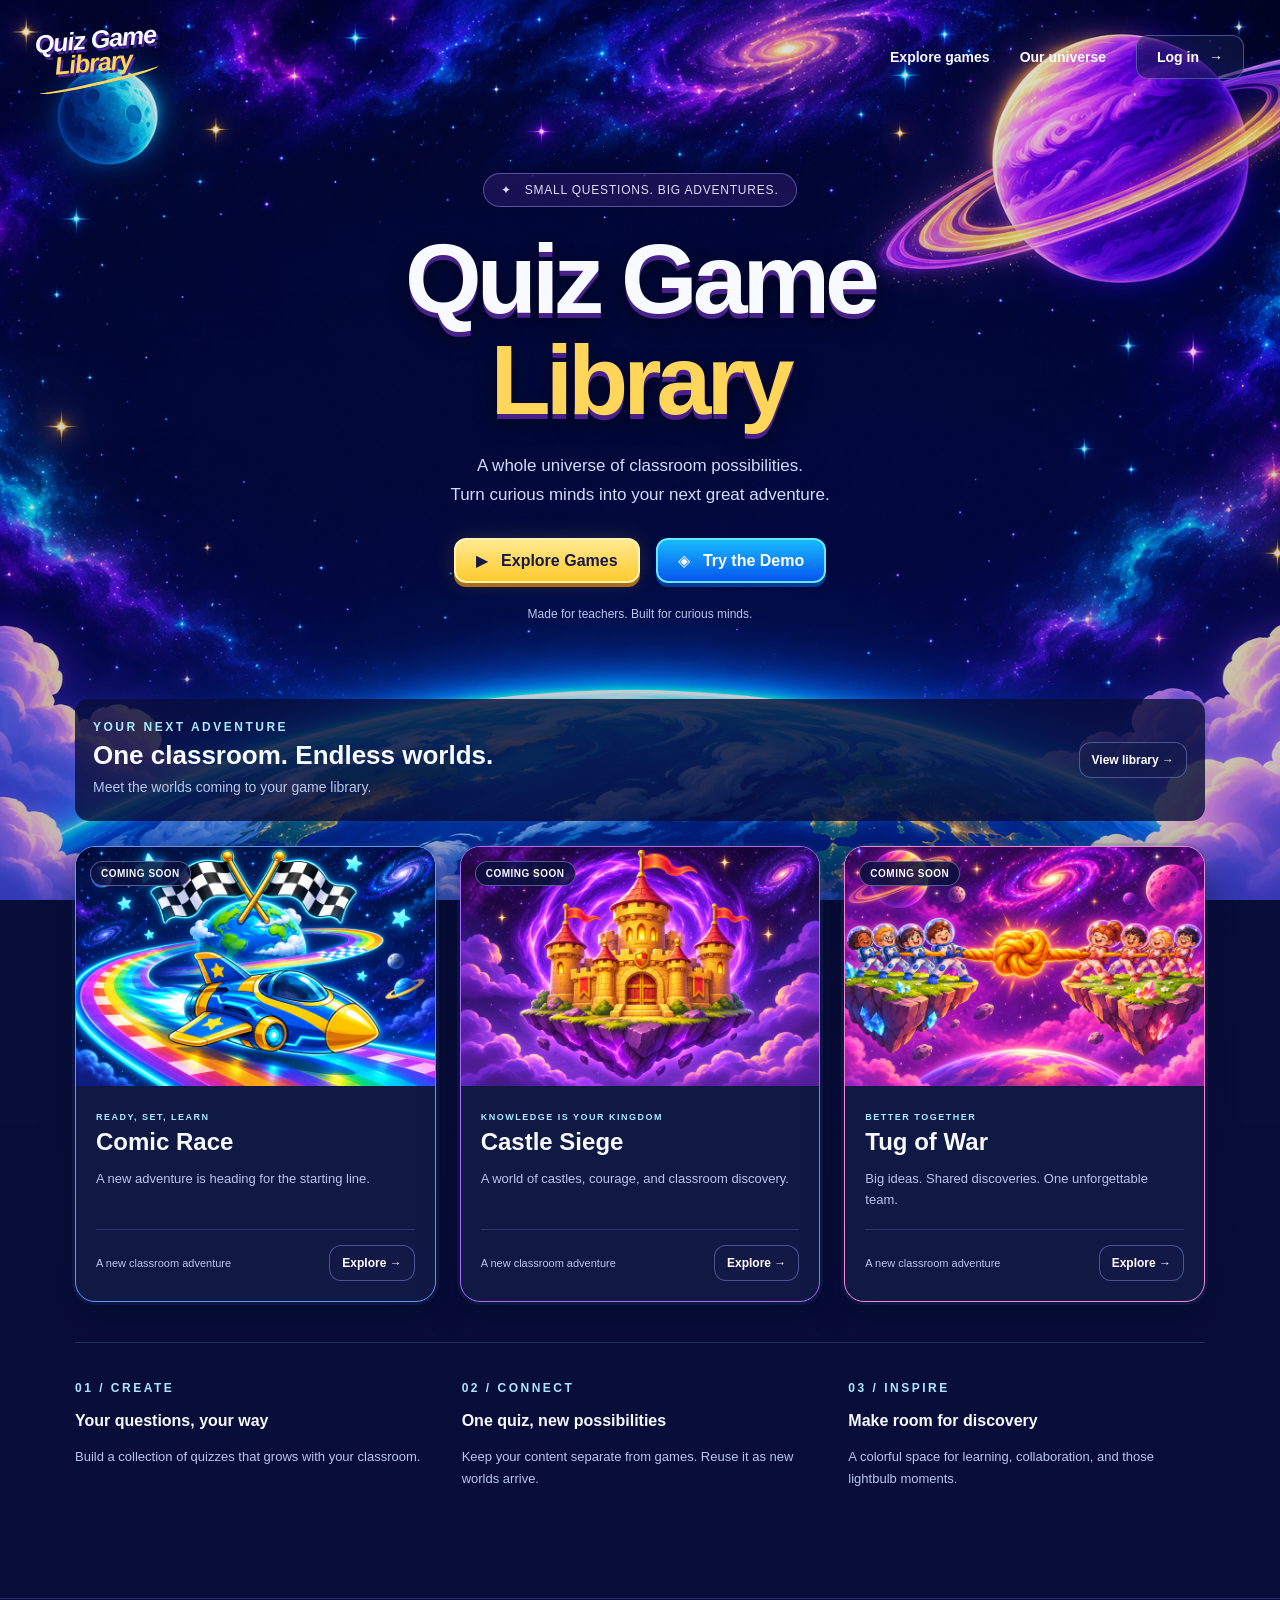
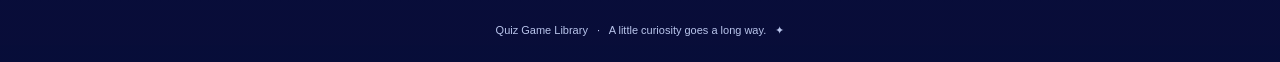
<file: index.html>
<!doctype html><html lang="en"><head><meta charset="UTF-8"><meta name="viewport" content="width=device-width,initial-scale=1"><meta name="color-scheme" content="dark"><meta name="theme-color" content="#080d39"><meta name="description" content="A universe of possibilities for your classroom. Create quizzes and explore new classroom adventures."><title>Quiz Game Library</title><link rel="icon" type="image/png" href="assets/app-icon.png"><link rel="stylesheet" href="styles.css?v=2"></head><body><a class="skip" href="#main">Skip to content</a><div id="app"></div><dialog id="modal" aria-labelledby="modal-title"></dialog><div id="toast" role="status"></div><script type="module" src="js/app.js"></script></body></html>
</file>
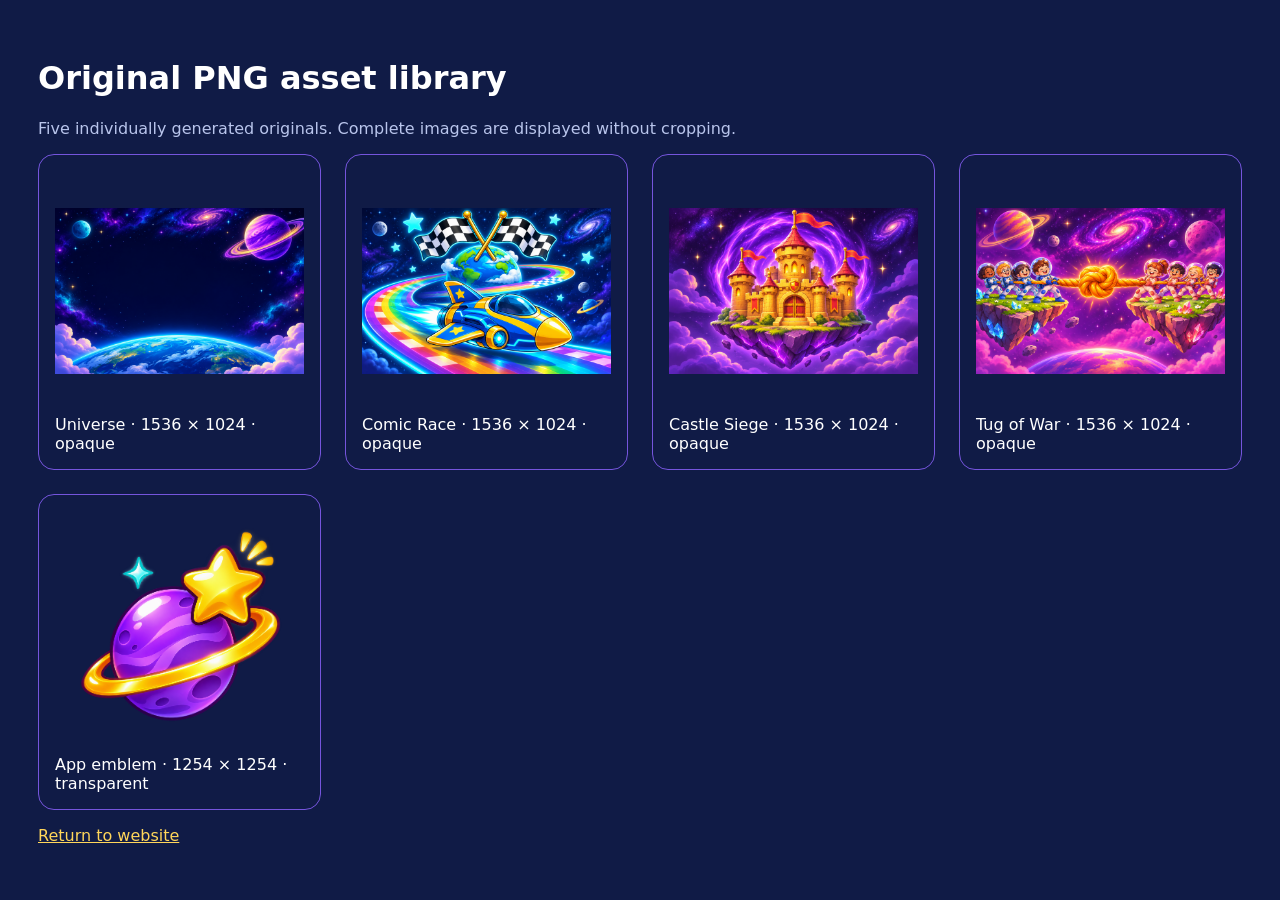
<file: assets/index.html>
<!doctype html><html lang="en"><meta charset="UTF-8"><meta name="viewport" content="width=device-width,initial-scale=1"><title>Quiz Universe — Asset Library</title><style>body{background:#101b46;color:white;font:16px system-ui;padding:30px}main{display:grid;grid-template-columns:repeat(auto-fit,minmax(260px,1fr));gap:24px}figure{margin:0;border:1px solid #7555dd;padding:16px;border-radius:16px}img{width:100%;height:240px;object-fit:contain}p{color:#b9c5ec}a{color:#ffd65a}</style><h1>Original PNG asset library</h1><p>Five individually generated originals. Complete images are displayed without cropping.</p><main><figure><img src="universe.png" alt="Cosmic background"><figcaption>Universe · 1536 × 1024 · opaque</figcaption></figure><figure><img src="comic-race.png" alt="Comic Race cover"><figcaption>Comic Race · 1536 × 1024 · opaque</figcaption></figure><figure><img src="castle-siege.png" alt="Castle Siege cover"><figcaption>Castle Siege · 1536 × 1024 · opaque</figcaption></figure><figure><img src="tug-of-war.png" alt="Tug of War cover"><figcaption>Tug of War · 1536 × 1024 · opaque</figcaption></figure><figure><img src="app-icon.png" alt="Planet and star emblem"><figcaption>App emblem · 1254 × 1254 · transparent</figcaption></figure></main><p><a href="../index.html">Return to website</a></p></html>
</file>
<file: styles.css>
:root{color-scheme:dark;--navy:#080d39;--purple:#7555dd;--cyan:#62ddf6;--yellow:#ffd65a;--white:#f7faff;--muted:#b9c5ec;--line:#6472bc55;font-family: 'Trebuchet MS',Arial,sans-serif;color:var(--white);background:var(--navy);font-synthesis:none}*{box-sizing:border-box}body{margin:0;background:linear-gradient(#080d3920,#080d3950),url('assets/universe.png') center/cover fixed;min-height:100vh}button,input,select,textarea{font:inherit}button,a,input,select,textarea{-webkit-tap-highlight-color:transparent}button,a{touch-action:manipulation}a{color:inherit;text-decoration:none}button{cursor:pointer}button:disabled{cursor:not-allowed;opacity:.6}button,.button{min-height:44px;border-radius:12px;padding:11px 20px;font-weight:800;border:1px solid #8b9ae077;color:white;background:#182257;display:inline-flex;align-items:center;justify-content:center;gap:10px}button:hover,.button:hover{filter:brightness(1.15)}.gold{background:linear-gradient(#ffe990,#ffcb2e);border:2px solid #fff2b1;color:#171945;box-shadow:0 4px 0 #a86f17,0 0 22px #ffd65a26}.blue{background:linear-gradient(#18baff,#0655ee);border:2px solid #65e9ff;box-shadow:0 4px 0 #073a96}.ghost{background:#141b4a90}.small{padding:7px 12px;min-height:36px;font-size:12px}:focus-visible{outline:3px solid var(--yellow);outline-offset:4px}.skip{position:fixed;top:-100px;z-index:20;background:white;color:navy;padding:15px}.skip:focus{top:0}.brand{font-style:italic;font-weight:1000;line-height:.92;font-size:25px;letter-spacing:-1px;text-shadow:2px 3px 0 #4c2397;display:inline-block;transform:rotate(-5deg)}.brand span{color:var(--yellow);display:block;padding-left:18px}.brand:after{content:'';display:block;border-bottom:3px solid var(--yellow);border-radius:50%;height:8px;transform:rotate(-8deg)}.topnav{max-width:1280px;margin:auto;display:flex;align-items:center;justify-content:space-between;padding:28px 36px;gap:25px}.topnav nav{display:flex;align-items:center;gap:30px;font-size:14px;font-weight:700}.hero{text-align:center;padding:60px 20px 50px;max-width:850px;margin:auto}.eyebrow{color:#a9e8ff;font-size:12px;font-weight:800;letter-spacing:2.5px;text-transform:uppercase}.pill{display:inline-block;border:1px solid #8f88ee88;background:#251761a8;border-radius:30px;padding:9px 17px;font-size:12px;color:#dedbff;letter-spacing:.8px}.hero h1{font-size:clamp(58px,7.7vw,104px);font-weight:1000;letter-spacing:-5px;line-height:1.02;margin:22px 0;text-shadow:0 5px 0 #4a218b,0 8px 20px #02051d}.hero h1 span{color:var(--yellow)}.hero p{max-width:540px;margin:22px auto;color:#d0dcff;line-height:1.7;font-size:17px}.actions{display:flex;gap:16px;align-items:center;justify-content:center;flex-wrap:wrap}.hero .actions{margin-top:28px}.micro{font-size:12px;color:var(--muted);margin-top:24px}.landing-section{max-width:1190px;margin:auto;padding:28px 30px 60px}.section-head{display:flex;align-items:center;justify-content:space-between;margin-bottom:25px;gap:20px}.section-head h2{margin:5px 0;font-size:26px}.section-head p{color:var(--muted);font-size:14px;margin:8px 0}.cards{display:grid;grid-template-columns:repeat(3,minmax(0,1fr));gap:24px}.game-card{overflow:hidden;background:#101944;border:1px solid #6397fd;border-radius:20px;box-shadow:0 0 0 3px #2a4e992c,0 16px 35px #03082570;transition:transform .2s}.game-card:hover{transform:translateY(-5px)}.game-card.purple{border-color:#ad6bfb}.game-card.pink{border-color:#f68ace}.cover{position:relative}.cover img{width:100%;height:auto;display:block;aspect-ratio:1.5}.badge{position:absolute;top:14px;left:14px;border:1px solid #b3b9e973;border-radius:30px;padding:6px 10px;font-size:10px;font-weight:bold;background:#0a103ed9;letter-spacing:.5px}.card-body{padding:20px}.card-body h3{font-size:24px;margin:4px 0 8px}.card-body p{color:var(--muted);font-size:13px;line-height:1.6;min-height:42px}.card-body .eyebrow{font-size:9px;letter-spacing:1.5px}.card-bottom{border-top:1px solid var(--line);margin-top:18px;padding-top:15px;display:flex;justify-content:space-between;align-items:center;font-size:11px;color:var(--muted)}.features{display:flex;gap:30px;padding:35px 0;border-top:1px solid var(--line);margin-top:40px}.features>div{flex:1}.features h3{font-size:16px}.features p{font-size:13px;color:var(--muted);line-height:1.7}footer{text-align:center;color:var(--muted);font-size:11px;padding:25px;border-top:1px solid var(--line)}.shell{display:grid;grid-template-columns:235px minmax(0,1fr);min-height:100vh}.sidebar{background:#070d32e8;border-right:1px solid #6466bd66;padding:35px 20px;display:flex;flex-direction:column;position:sticky;top:0;height:100vh}.sidebar .brand{margin:5px 20px 45px}.sidebar nav{display:grid;gap:9px}.sidebar nav a{display:flex;gap:13px;align-items:center;font-size:13px;font-weight:bold;padding:13px 15px;border-radius:12px;color:#c6cef2}.sidebar nav a.active{background:linear-gradient(#ffe98c,#ffcb37);color:#11163d;box-shadow:0 3px 0 #aa751c}.navicon{font-size:18px;min-width:22px;text-align:center}.sidebar-bottom{margin-top:auto;padding:25px 13px 0;color:#a5b2da;font-size:11px;line-height:1.7}.main-wrap{min-width:0}.appbar{padding:24px 40px;border-bottom:1px solid var(--line);display:flex;align-items:center;justify-content:space-between;font-size:12px;color:#c2cdee;background:#080d3966}.avatar{border:1px solid #5acbff;border-radius:50%;width:37px;height:37px;display:inline-grid;place-items:center;background:#1155a1;color:white;margin-left:12px;font-weight:800}.workspace{padding:38px 40px;max-width:1400px;margin:auto}.page-title{margin-bottom:30px}.page-title h1{margin:0 0 10px;font-size:32px;letter-spacing:-1px}.page-title p{margin:0;color:var(--muted);font-size:14px;line-height:1.6}.welcome{padding:34px;border:1px solid #8786d9;border-radius:20px;background:linear-gradient(110deg,#332184d9,#12357390);margin-bottom:30px}.welcome h1{font-size:32px;margin:10px 0}.welcome p{color:#ccd9ff;line-height:1.6}.quick-grid{display:grid;grid-template-columns:repeat(4,1fr);gap:16px;margin:25px 0 40px}.quick{padding:26px 15px;text-align:center;border:1px solid #ac8dff;border-radius:18px;background:linear-gradient(#833bebc9,#4018a6e8);box-shadow:inset 0 2px 1px #ffffff66,0 4px 0 #161b58}.quick:nth-child(2){background:linear-gradient(#08a3f3d9,#0745c5e8);border-color:#55d5ff}.quick:nth-child(3){background:linear-gradient(#ffb43ef0,#e85f25e8);border-color:#ffe49a}.quick:nth-child(4){background:linear-gradient(#23cc7fd9,#008d82e8);border-color:#6ef4b3}.quick b{display:block;font-size:18px;margin:12px 0 7px}.quick small{font-size:11px}.quick .navicon{font-size:36px;color:white}.toolbar{display:flex;gap:12px;margin:22px 0;align-items:center;flex-wrap:wrap}.toolbar input{flex:1;min-width:180px}.toolbar select{width:auto}.panel{background:#101944f5;color:#f7faff;border-radius:18px;border:2px solid #8174db;box-shadow:0 10px 35px #02072966;padding:25px}.panel h2{margin:0 0 20px}.panel p{line-height:1.6}.muted{color:#b9c5ec}.table-wrap{overflow-x:auto;padding:0}table{width:100%;border-collapse:collapse;text-align:left;font-size:13px;white-space:nowrap}th{background:#26235b;padding:17px 18px;font-size:11px}td{padding:17px 18px;border-top:1px solid #5769ac66}tbody tr:nth-child(even){background:#19234e}.subject{border-radius:20px;background:#224c83;color:#c3efff;padding:5px 9px;font-size:11px}.table-actions{display:flex;gap:7px}.table-actions button{color:#e1eaff;background:#263469;border:1px solid #687ec3;min-height:36px;padding:7px 10px;font-size:11px}.empty{text-align:center;padding:50px 25px}.empty h2{margin:15px 0}.empty p{color:#b9c5ec}.field{margin-bottom:18px}label{display:block;font-size:13px;font-weight:700;margin-bottom:8px}input,select,textarea{width:100%;min-height:44px;padding:11px 13px;border-radius:9px;background:#0b1335;border:1px solid #7283c4;color:#f7faff}textarea{min-height:90px;resize:vertical}input[type=checkbox],input[type=radio]{width:20px;min-height:20px;accent-color:#6c43e6}.form-grid{display:grid;grid-template-columns:1fr 1fr;gap:18px}.editor-grid{display:grid;grid-template-columns:230px 1fr;gap:20px;margin-top:22px}.question-nav{padding:18px;background:#182150;border:1px solid var(--line);border-radius:15px}.question-nav button{width:100%;margin-bottom:9px;justify-content:flex-start;font-size:12px}.question-nav button.selected{border-color:#ffdf62;color:#ffdf62}.option{display:flex;gap:12px;align-items:center;margin:10px 0}.option input[type=radio]{flex:none}.save-status{font-size:12px;color:#b9c5ec}.banner{background:#162654;border:1px solid #536ba4;border-radius:12px;padding:14px 18px;color:#c3d5fa;font-size:12px;line-height:1.6;margin:20px 0}.settings-row{display:flex;justify-content:space-between;gap:25px;padding:20px 0;border-bottom:1px solid #5769ac66}.settings-row small{display:block;margin-top:7px;color:#b9c5ec}.settings-row input{flex:none}.detail-image{width:100%;max-height:380px;object-fit:contain;border-radius:15px;background:#0a1039}.review-question{border-bottom:1px solid #5769ac66;padding:15px 0}.review-question p{font-weight:700}.review-question li{margin:8px 0}.answer{color:#7eecbd;font-weight:bold}dialog{max-width:680px;width:calc(100% - 32px);max-height:85vh;overflow:auto;background:#101944;color:#f7faff;border:2px solid #a58bff;border-radius:20px;padding:30px;box-shadow:0 0 70px #7155dd55}dialog::backdrop{background:#030821c9;backdrop-filter:blur(5px);overflow:hidden;overscroll-behavior:contain}dialog:modal{overscroll-behavior:contain}.modal-head{display:flex;align-items:center;justify-content:space-between;gap:15px}.modal-head h2{margin:0}.modal-head button{background:#263469;color:#f7faff;border:0;padding:8px 14px}.modal-body{margin:20px 0}.modal-body p{line-height:1.6}.modal-body .actions{justify-content:flex-start}#toast{position:fixed;bottom:24px;left:50%;transform:translateX(-50%);background:#202b60;color:#f7faff;box-shadow:0 6px 35px #0006;padding:15px 24px;border-radius:12px;z-index:10;display:none;max-width:90vw}#toast.show{display:block}.session-question{font-size:clamp(25px,4vw,46px);line-height:1.4;text-align:center;margin:40px 0}.answer-grid{display:grid;grid-template-columns:1fr 1fr;gap:18px}.answer-grid button{justify-content:flex-start;min-height:80px;font-size:20px}.answer-grid button.correct{background:#168264}.answer-grid button.wrong{background:#a22d56}.mobile-toggle{display:none}.no-motion *{animation:none!important;transition:none!important}@media(prefers-reduced-motion:no-preference){.hero .pill{animation:float 5s ease-in-out infinite}@keyframes float{50%{transform:translateY(-5px)}}}@media(prefers-reduced-motion:reduce){.game-card{transition:none}}@media(min-width:1600px){.hero{padding-top:90px}.hero h1{font-size:110px}}@media(max-width:1000px){.shell{grid-template-columns:190px 1fr}.sidebar{padding:30px 12px}.sidebar .brand{font-size:22px;margin-left:12px}.workspace{padding:28px 24px}.appbar{padding:20px 24px}.cards{gap:15px}.card-body{padding:15px}.card-body h3{font-size:20px}.quick-grid{grid-template-columns:repeat(2,1fr)}.editor-grid{grid-template-columns:160px 1fr}}@media(max-width:700px){.topnav{padding:22px}.topnav nav>a:not(.button){display:none}.topnav nav{gap:10px}.topnav .brand{font-size:21px}.hero{padding:40px 20px}.hero h1{letter-spacing:-3px;font-size:64px}.hero p{font-size:15px}.landing-section{padding:25px 20px}.cards{grid-template-columns:1fr}.game-card{max-width:500px;width:100%;margin:auto}.features{flex-direction:column;gap:10px}.section-head{align-items:flex-start}.section-head h2{font-size:22px}.shell{display:block}.sidebar{display:none;position:relative;height:auto;padding:20px}.sidebar.open{display:flex}.sidebar .brand{margin:10px 20px 25px}.sidebar-bottom{display:none}.mobile-toggle{display:inline-flex;padding:8px 12px}.appbar{padding:14px 18px}.workspace{padding:25px 18px}.page-title h1{font-size:28px}.welcome{padding:24px}.welcome h1{font-size:28px}.quick-grid{gap:12px}.quick{padding:20px 10px}.quick b{font-size:16px}.form-grid,.editor-grid{grid-template-columns:1fr}.question-nav{display:flex;overflow:auto;gap:8px}.question-nav button{width:auto;min-width:120px;margin:0}.panel{padding:18px}.table-wrap{padding:0}.answer-grid{grid-template-columns:1fr}.toolbar input{width:100%}.toolbar select{flex:1}.hero .actions .button{font-size:14px;padding:12px 16px}.card-body p{min-height:0}}
/* Keep section copy readable when the mobile planet horizon passes behind it. */
.landing-section>.section-head{background:#080d39cc;border-radius:14px;padding:18px}.hero h1{font-family:Arial,sans-serif;font-weight:900}.navicon{font-variant-emoji:text}

input::placeholder,textarea::placeholder{color:#a5b2d7;opacity:1}input:focus,textarea:focus,select:focus{border-color:#62ddf6}hr{border:0;border-top:1px solid #5769ac66;margin-block:25px}.panel{box-shadow:inset 0 1px 0 #bca9ff33,0 10px 35px #02072966}
</file>
